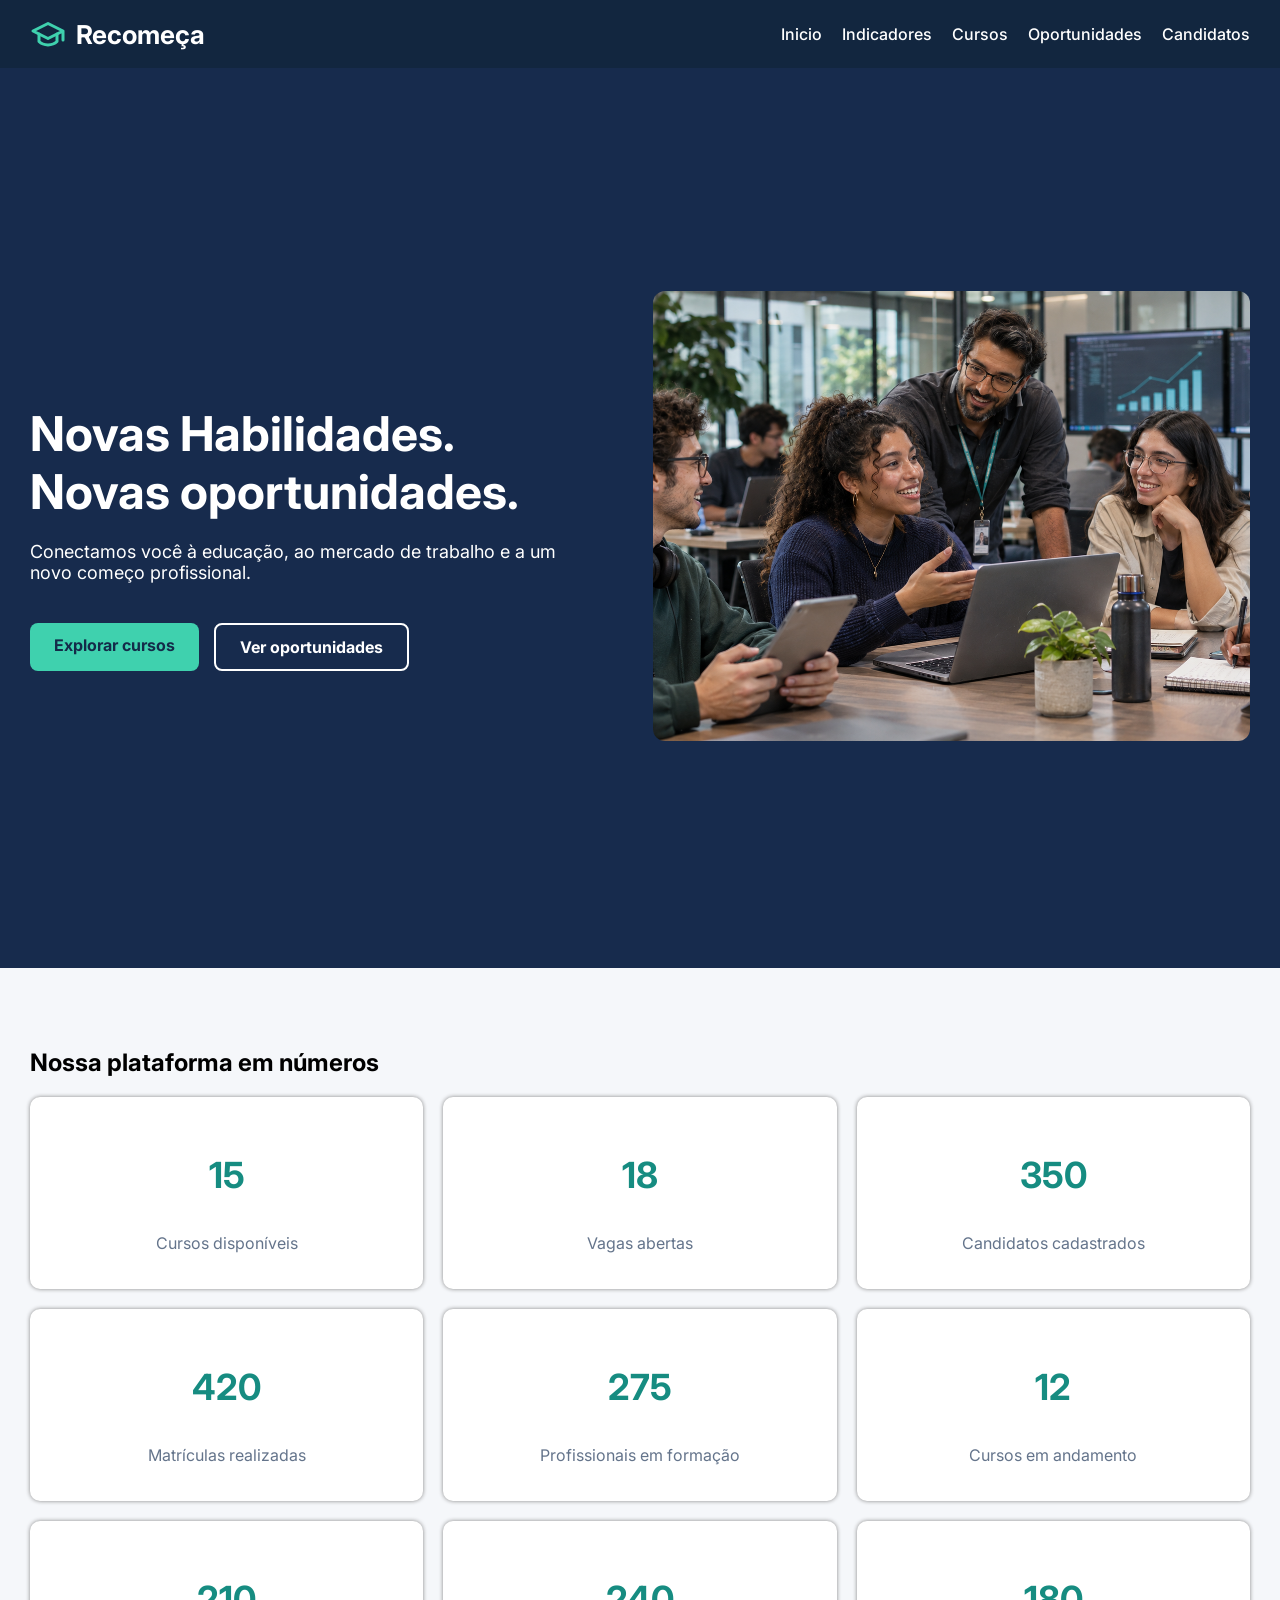
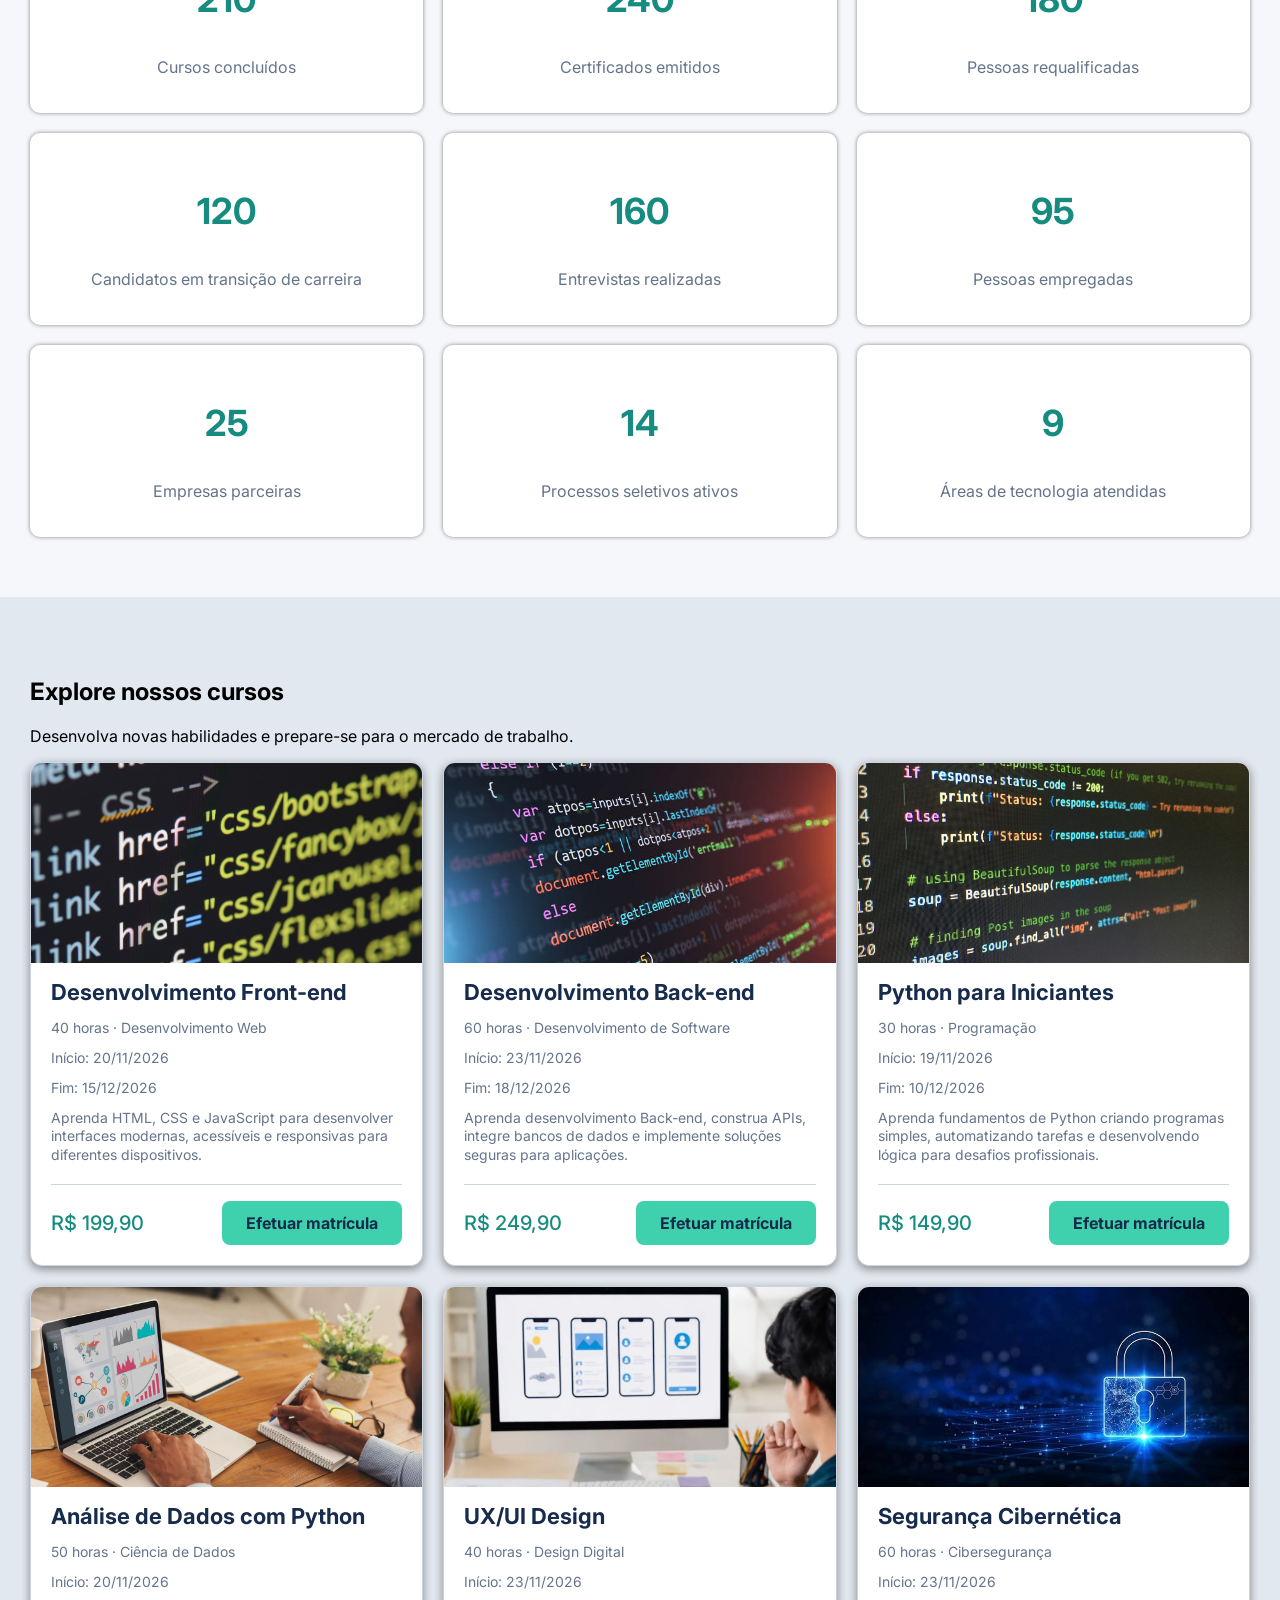
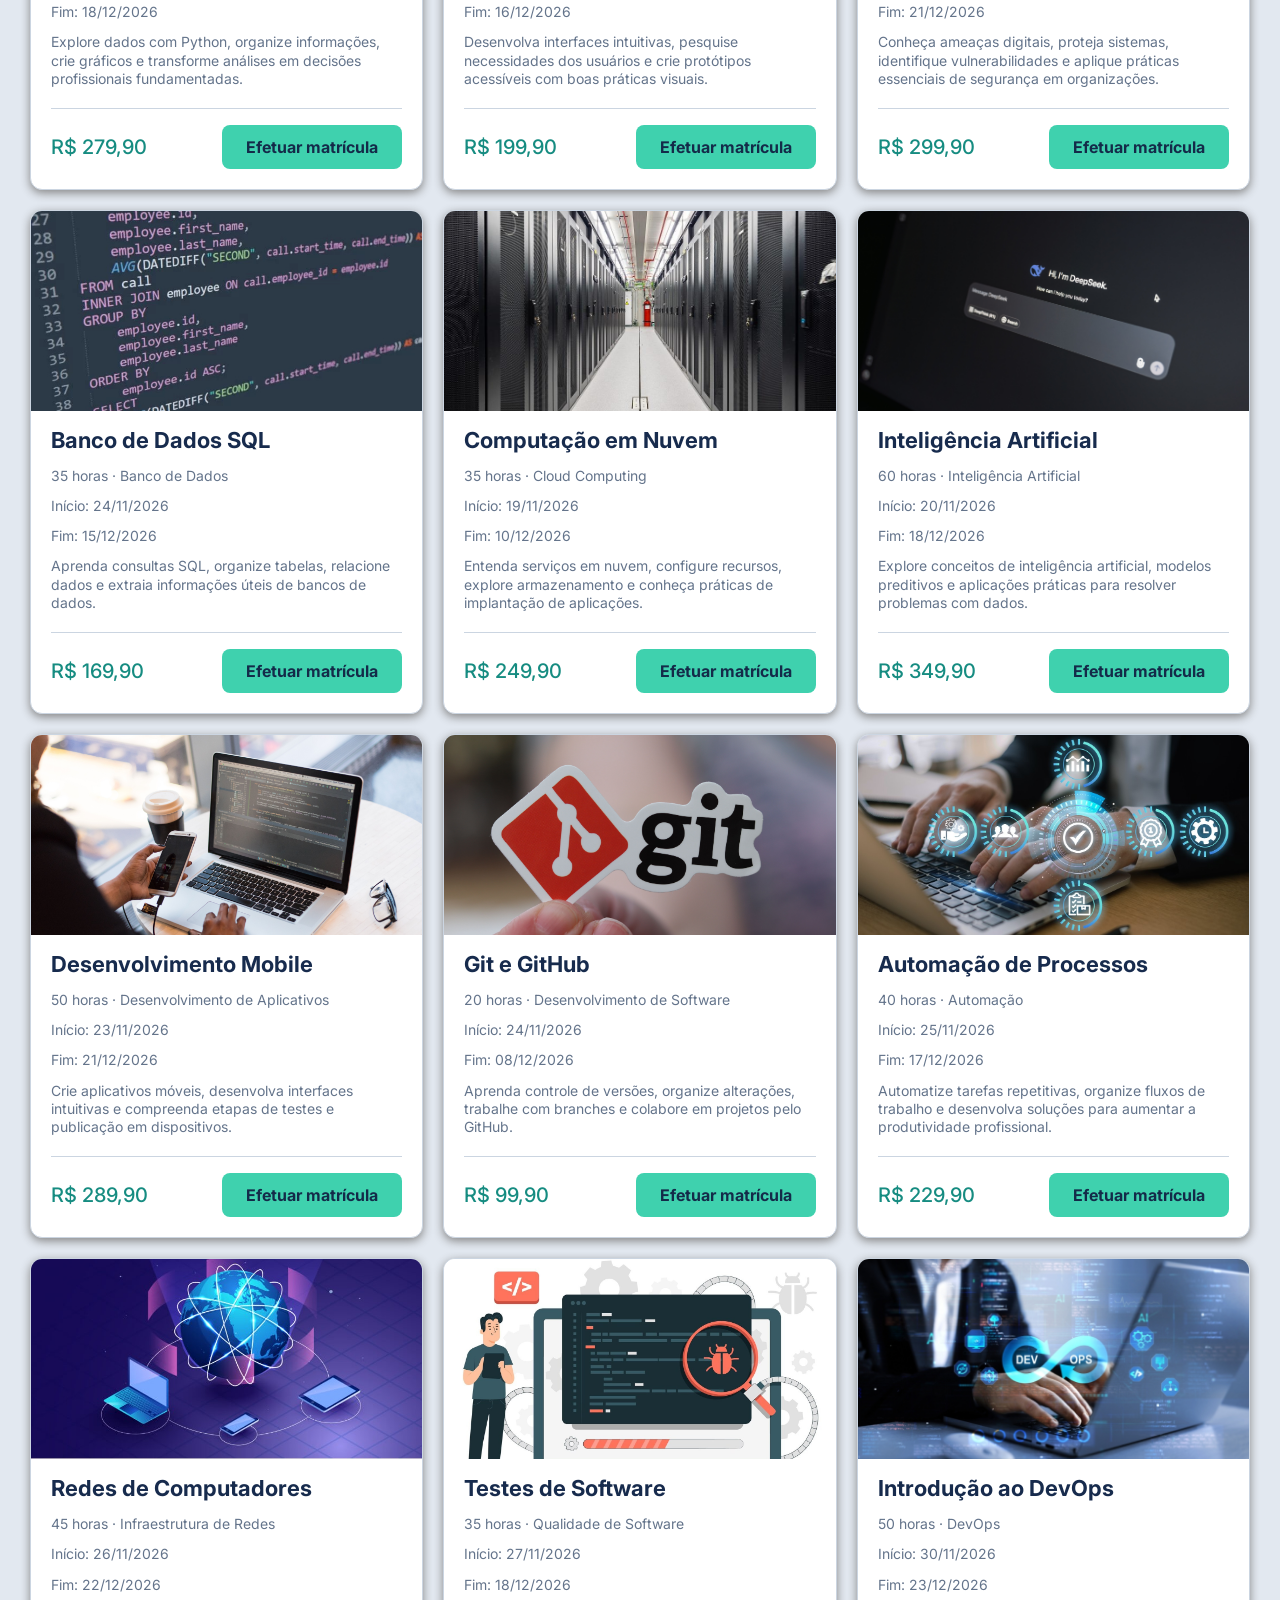
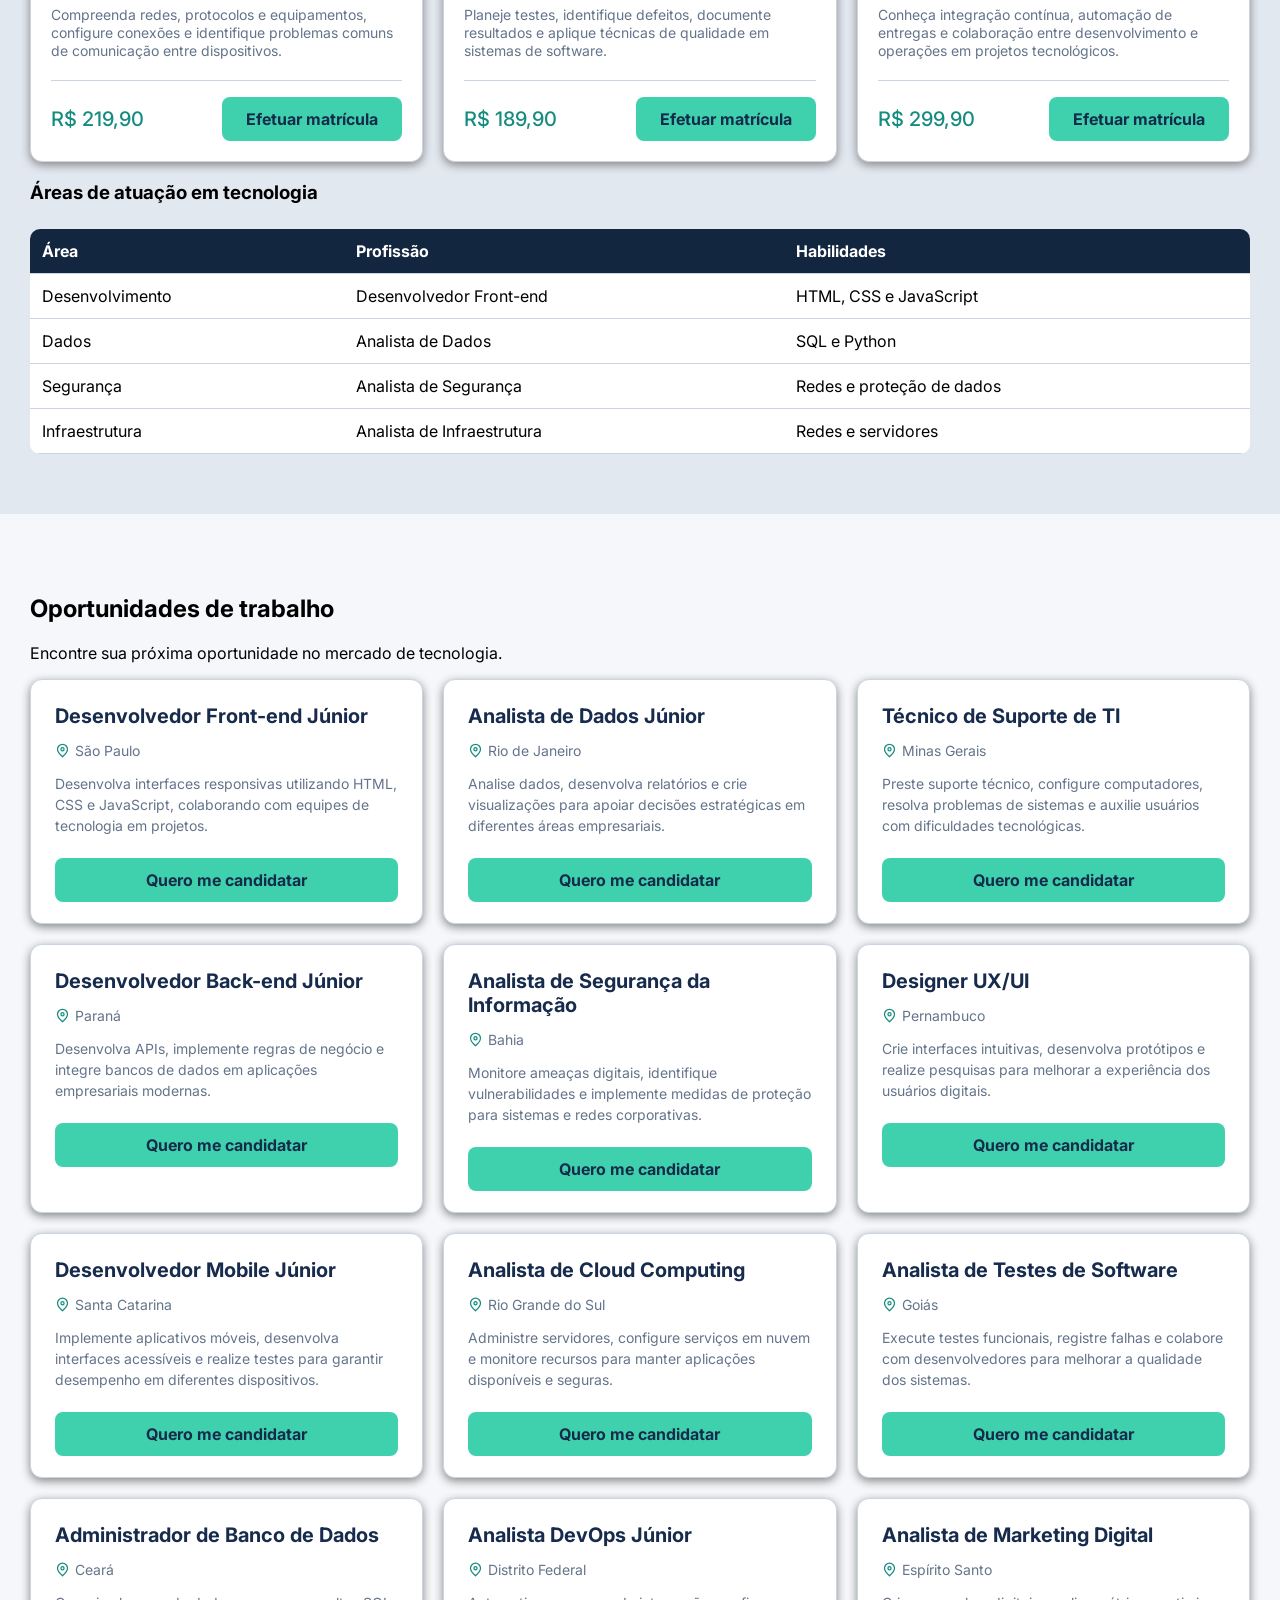
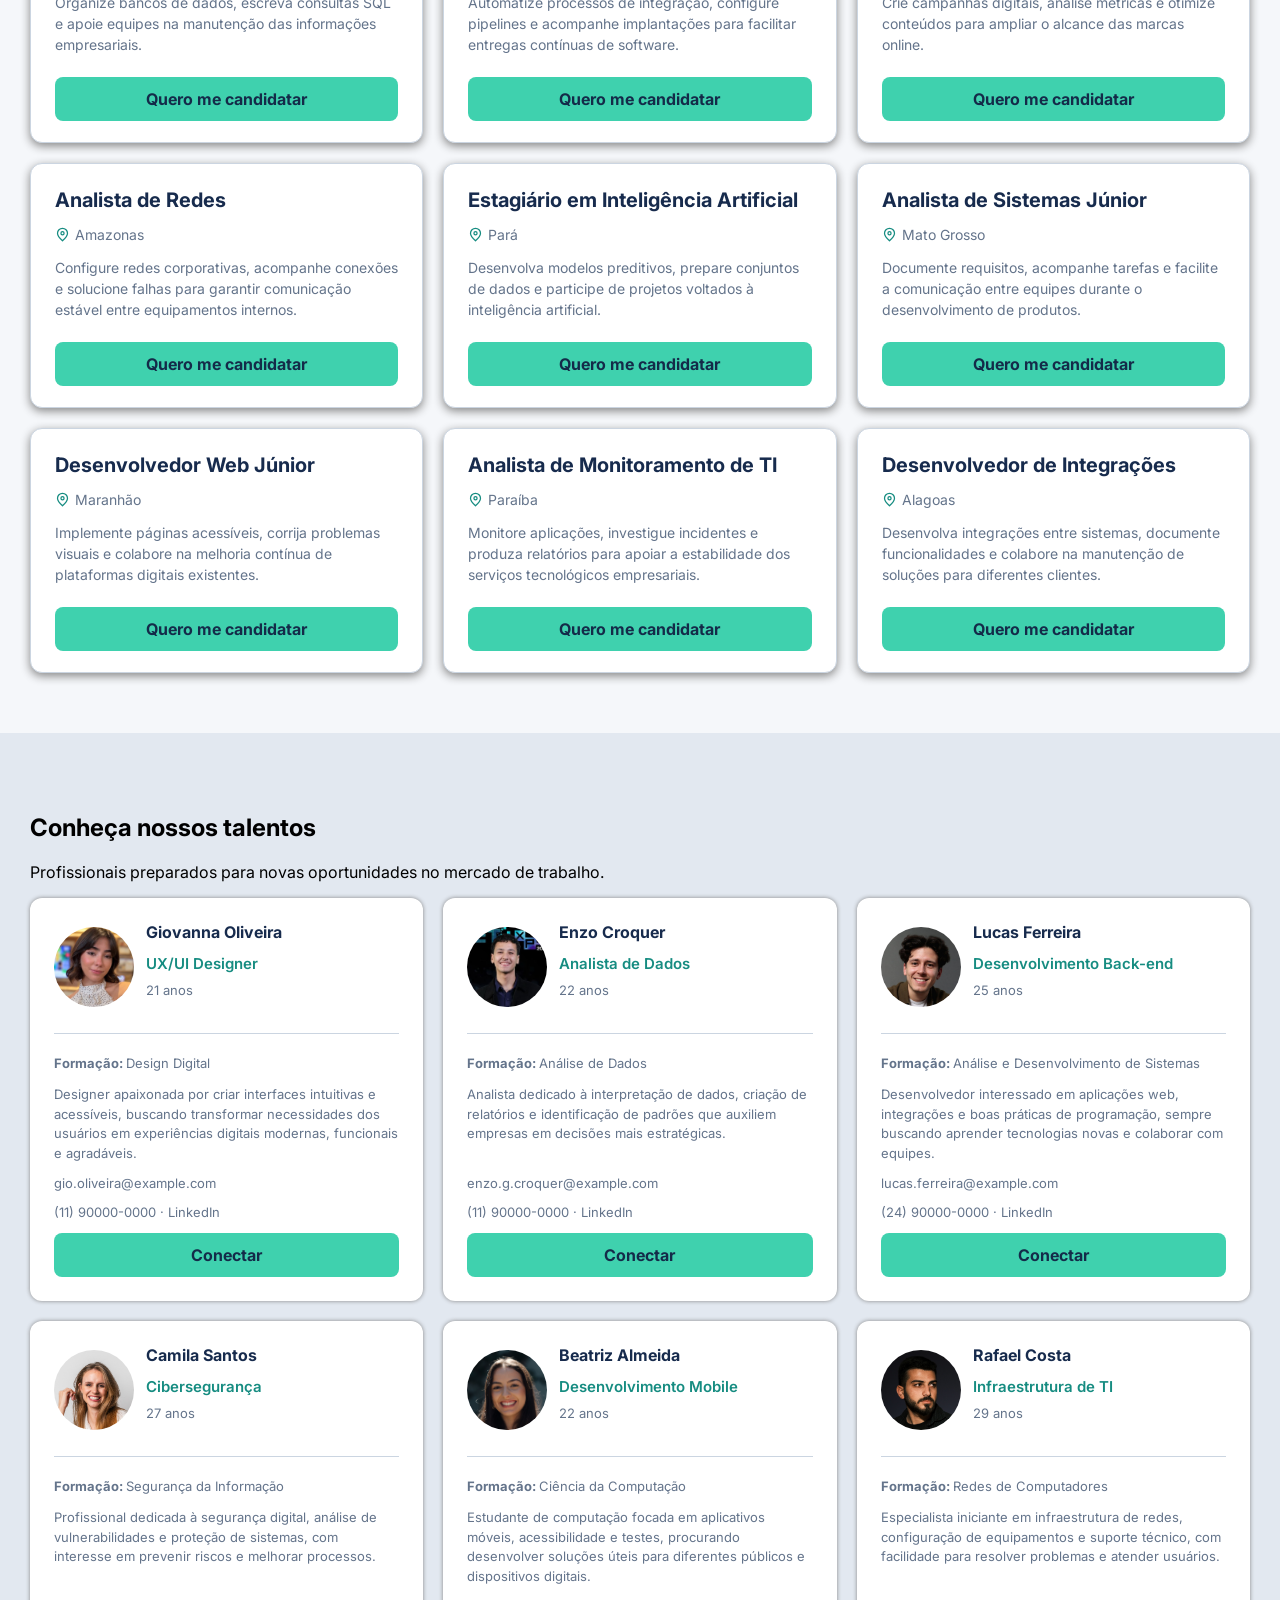
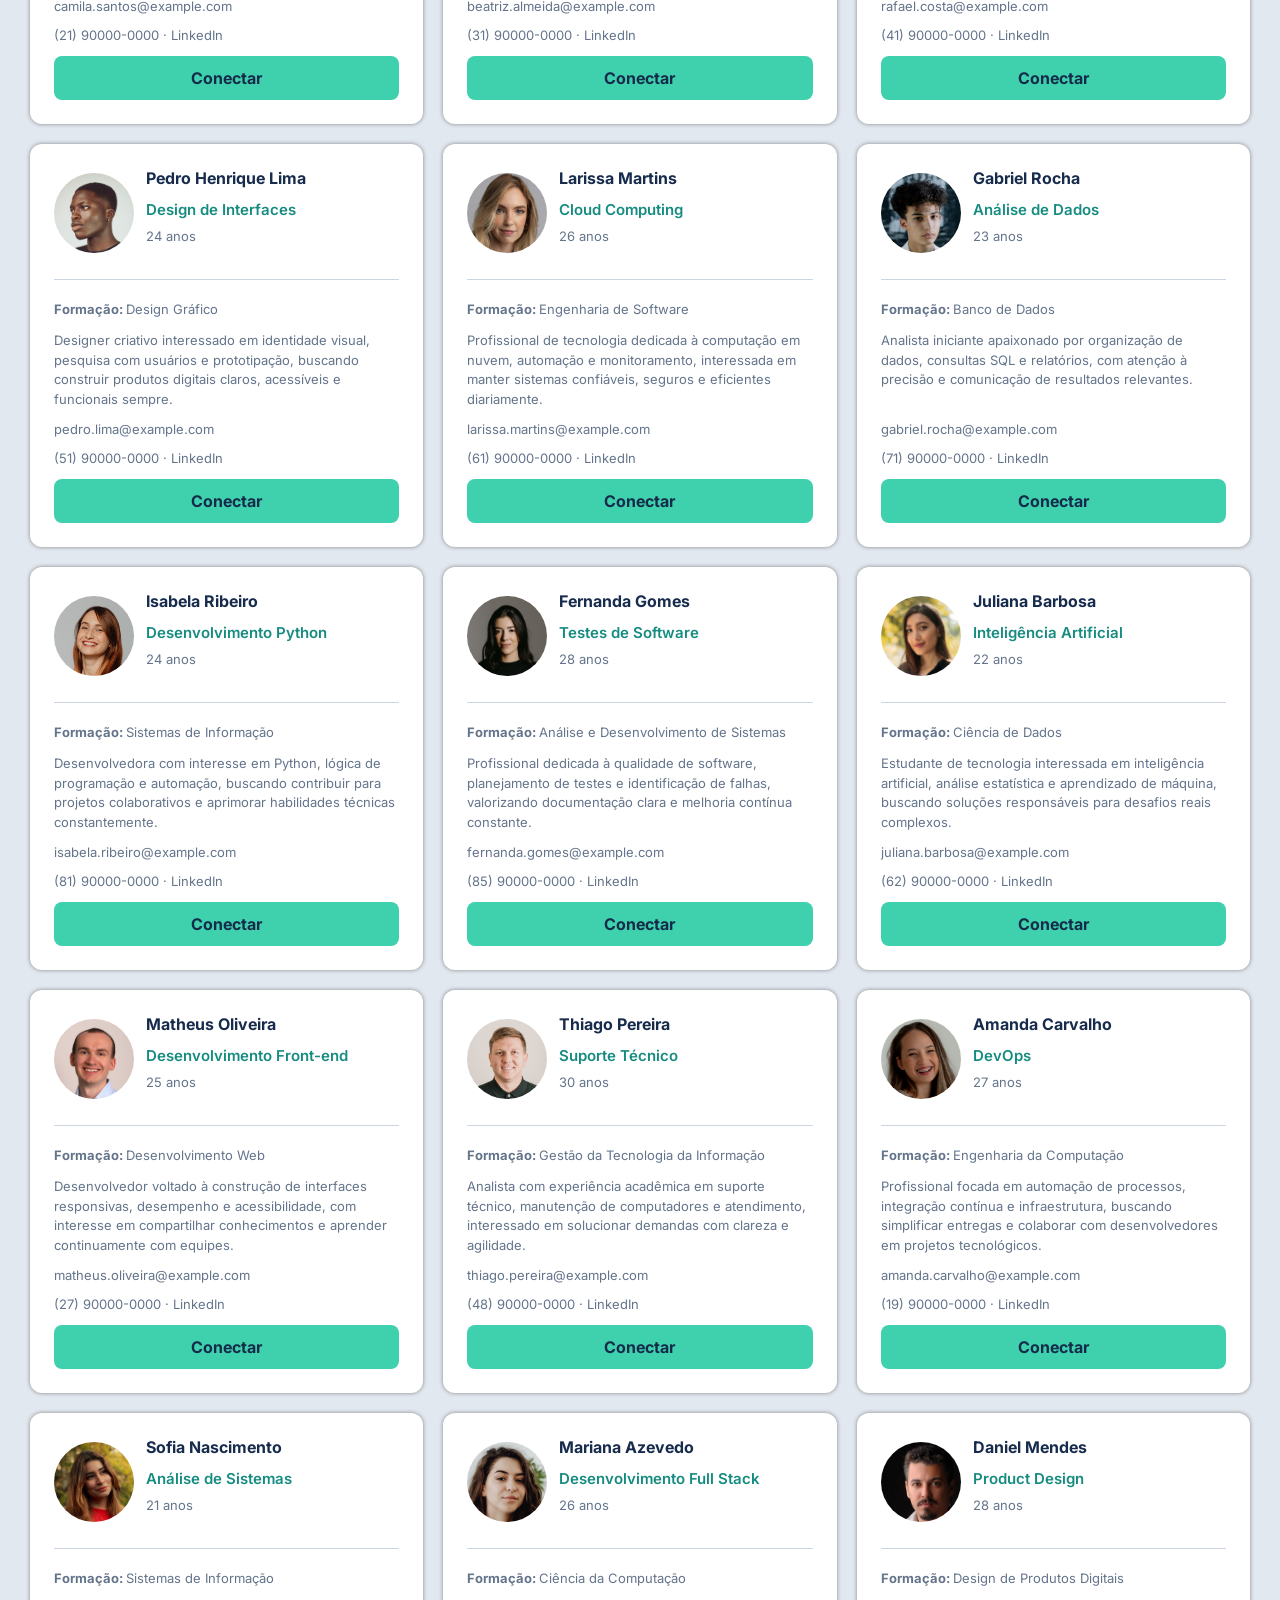
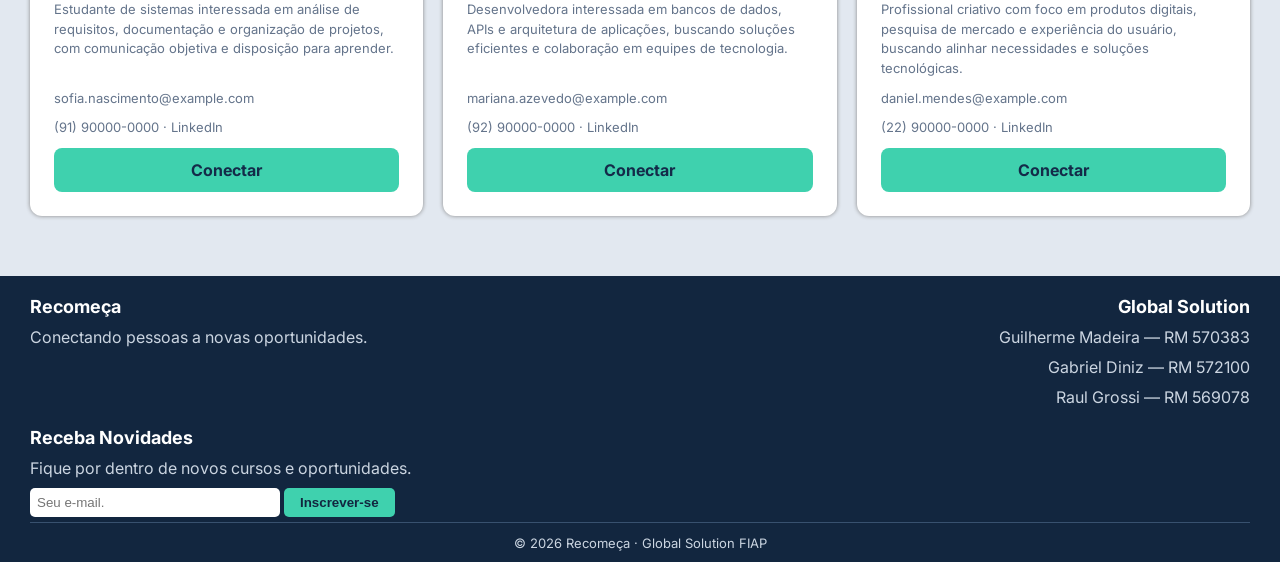
<file: index.html>
<!DOCTYPE html>
<html lang="pt-br">

<head>
    <meta charset="UTF-8">
    <meta name="viewport" content="width=device-width, initial-scale=1.0">
    <link rel="stylesheet" href="css/styles.css">
    <link rel="preconnect" href="https://fonts.googleapis.com">
    <link rel="preconnect" href="https://fonts.gstatic.com" crossorigin>
    <link href="https://fonts.googleapis.com/css2?family=Inter:wght@400;500;600;700&display=swap" rel="stylesheet">
    <script type="module" src="js/script.js"></script>
    <title>Recomeça</title>
</head>

<body>

    <header class="cabecalho">
        <div class="logo">
            <img src="images/recomeca.svg" alt="logo Recomeça" class="logo-icone">
            <h1>Recomeça</h1>
        </div>
        <nav class="menu">
            <a href="#inicio">Inicio</a>
            <a href="#indicadores">Indicadores</a>
            <a href="#cursos">Cursos</a>
            <a href="#oportunidades">Oportunidades</a>
            <a href="#candidatos">Candidatos</a>
        </nav>
    </header>

    <main>
        <section id="inicio" class="hero">
            <div class="hero-texto">
                <h2>Novas Habilidades.<br>
                    Novas oportunidades.
                </h2>
                <p>Conectamos você à educação, ao mercado de trabalho e a um novo começo profissional.</p>
                <div class="hero-botoes">
                    <a href="#cursos" class="botao">Explorar cursos</a>
                    <a href="#oportunidades" class="botao botao-secundario">Ver oportunidades</a>
                </div>
            </div>
            <div class="hero-image">
                <img src="images/hero.png" alt="Pessoas conversando durante estudo">
            </div>
        </section>

        <section id="indicadores" class="indicadores">
            <h2 id="titulo-indicadores">Nossa plataforma em números</h2>
            <div class="indicadores-grid"></div>
        </section>

        <section id="cursos" class="cursos">
            <h2>Explore nossos cursos</h2>
            <p>Desenvolva novas habilidades e prepare-se para o mercado de trabalho.</p>
            <div class="cursos-grid"></div>
            <h3>Áreas de atuação em tecnologia</h3>
            <table class="tabela-areas">
                <thead>
                    <tr>
                        <th>Área</th>
                        <th>Profissão</th>
                        <th>Habilidades</th>
                    </tr>
                </thead>
                <tbody>
                    <tr>
                        <td>Desenvolvimento</td>
                        <td>Desenvolvedor Front-end</td>
                        <td>HTML, CSS e JavaScript</td>
                    </tr>
                    <tr>
                        <td>Dados</td>
                        <td>Analista de Dados</td>
                        <td>SQL e Python</td>
                    </tr>
                    <tr>
                        <td>Segurança</td>
                        <td>Analista de Segurança</td>
                        <td>Redes e proteção de dados</td>
                    </tr>
                    <tr>
                        <td>Infraestrutura</td>
                        <td>Analista de Infraestrutura</td>
                        <td>Redes e servidores</td>
                    </tr>
                </tbody>
            </table>
        </section>

        <section id="oportunidades" class="oportunidades">
            <h2>Oportunidades de trabalho</h2>
            <p>Encontre sua próxima oportunidade no mercado de tecnologia.</p>
            <div class="oportunidades-grid"></div>
        </section>

        <section id="candidatos" class="candidatos">
            <h2>Conheça nossos talentos</h2>
            <p>Profissionais preparados para novas oportunidades no mercado de trabalho.</p>
            <div class="candidatos-grid"></div>
        </section>
    </main>

    <footer class="rodape">
        <div class="rodape-conteudo">
            <div>
                <h2>Recomeça</h2>
                <p>Conectando pessoas a novas oportunidades.</p>
            </div>
            <div class="rodape-integrantes">
                <h3>Global Solution</h3>
                <p>Guilherme Madeira — RM 570383</p>
                <p>Gabriel Diniz — RM 572100</p>
                <p>Raul Grossi — RM 569078</p>
            </div>
        </div>
        <form class="newsletter">
            <h3>Receba Novidades</h3>
            <p>Fique por dentro de novos cursos e oportunidades.</p>
            <input type="email" placeholder="Seu e-mail." aria-label="Seu e-mail" required>
            <button type="button">Inscrever-se</button>
        </form>
        <p class="rodape-final">© 2026 Recomeça · Global Solution FIAP</p>
    </footer>

</body>

</html>
</file>
<file: css/styles.css>
body {
	margin: 0;
	font-family: "Inter", Arial, sans-serif;
}
* {
	box-sizing: border-box;
}
html {
	scroll-padding-top: 68px;
	scroll-behavior: smooth;
}
.cabecalho {
	display: flex;
	justify-content: space-between;
	align-items: center;
	gap: 20px;
	background-color: #12263F;
	color: white;
	padding: 16px 30px;
	position: sticky;
	top: 0;
	z-index: 1000;
}
.cabecalho h1 {
	font-size: 26px;
	margin: 0;
}
.logo {
	display: flex;
	align-items: center;
	gap: 10px;
}
.logo-icone { width: 36px; height: 36px; }
.menu {
	display: flex;
	gap: 20px;
}
.menu a {
	color: white;
	text-decoration: none;
	font-size: 16px;
	font-weight: 500;
}
.menu a:hover {
	color: #3fd1ae;
}
.hero {
	background-color: #172b4d;
	color: white;
	padding: 60px 30px;
	display: flex;
	gap: 25px;
	align-items: center;
	min-height: 100vh;
}
.hero h2 {
	font-size: 48px;
	line-height: 1.2;
	max-width: 600px;
	margin-bottom: 20px;
}
.hero p {
	font-size: 18px;
	margin-bottom: 30px;
	max-width: 550px;
}
.hero-image, .hero-texto {
    flex: 1;
    min-width: 0;
}
.hero-image img {
	width: 100%;
	height: 450px;
	object-fit: cover;
	border-radius: 12px;
}
.hero-botoes {
	display: flex;
	gap: 15px;
	flex-wrap: wrap;
}
.botao {
	display: inline-block;
	padding: 12px 24px;
	background-color: #3fd1ae;
	border-radius: 8px;
	color: #142b49;
	text-decoration: none;
	font-weight: bold;
	margin-top: 10px;
}
.botao:hover {
	background-color: #2cb89a;
}
.botao-secundario {
	background-color: transparent;
	border: 2px solid white;
	color: white;
}
.botao-secundario:hover {
	background-color: white;
	color: #142b49;
}
.indicadores, .cursos, .oportunidades, .candidatos {
    padding: 60px 30px;
}
.cursos, .candidatos {
    background-color: #e2e8f0;
}
.indicadores, .oportunidades {
    background-color: #f5f7fa;
}
.indicadores-grid, .cursos-grid, .oportunidades-grid, .candidatos-grid {
    display: grid;
    grid-template-columns: repeat(3, 1fr);
    gap: 20px;
}
.indicador-card {
	background-color: white;
	padding: 20px;
	border-radius: 10px;
	text-align: center;
	box-shadow: 0px 0px 4px rgb(134, 134, 134);
}
.indicador-card h3 {
	color: #168c81;
	font-size: 36px;
}
.indicador-card p {
	color: #64748b;
	font-size: 16px;
}
.curso-card {
	display: flex;
	flex-direction: column;
	background-color: white;
	border-radius: 12px;
	overflow: hidden;
	border: 1.5px solid #cbd5e1;
	box-shadow: 0px 3px 10px rgb(134, 134, 134);
	height: 100%;
}
.curso-card img {
	width: 100%;
	height: 200px;
	object-fit: cover;
	display: block;
}
.curso-card h3 {
	color: #172b4d;
	font-size: 22px;
	padding: 0 20px;
	margin: 16px 0 8px;
}
.curso-card p {
	padding: 0 20px;
	margin: 6px 0;
	color: #64748b;
	font-size: 14px;
	line-height: 1.3;
}
.curso-card .curso-resumo {
	margin-bottom: 20px;
}
.curso-rodape {
	display: flex;
	justify-content: space-between;
	align-items: center;
	gap: 12px; flex-wrap: wrap;
	border-top: 1px solid #cbd5e1;
	margin: auto 20px 0;
	padding: 16px 0 20px;
}
.curso-card .curso-preco {
	padding: 0;
	margin: 0;
	font-size: 20px;
	font-weight: 500;
	color: #168c81;
}
.curso-card .botao {
	margin: 0;
	flex-shrink: 0;
}
.vaga-card {
	display: flex;
	flex-direction: column;
	background-color: white;
	padding: 24px;
	border: 1px solid #cbd5e1;
	border-radius: 12px;
	box-shadow: 0 3px 10px rgb(134, 134, 134);
}
.vaga-card h3 {
	color: #172b4d;
	font-size: 20px;
	margin: 0 0 12px;
}
.vaga-card p {
	color: #64748b;
	font-size: 14px;
	line-height: 1.5;
	margin: 0 0 12px;
}
.vaga-local { display: flex; align-items: center; gap: 5px; }
.icone-local { width: 15px; height: 15px; }
.vaga-card .botao, .candidato-card .botao {
    align-self: stretch;
    text-align: center;
    margin-top: 10px;
}
.vaga-card .botao {
    margin-bottom: -3px;
}
.candidato-card {
	display: flex;
	flex-direction: column;
	background-color: white;
	padding: 24px;
	border-radius: 12px;
	box-shadow: 0px 0px 4px rgb(134, 134, 134);
}
.candidato-foto {
	width: 80px;
	height: 80px;
	object-fit: cover;
	border-radius: 50%;
	flex-shrink: 0;
}
.candidato-card h3 {
	color: #172b4d;
	font-size: 16px;
	margin: 0px 0 6px;
}
.candidato-card p {
	color: #64748b;
	font-size: 13px;
	line-height: 1.5;
	margin: 0 0 12px;
}
.candidato-card .candidato-area {
	color: #168c81;
	font-size: 15px;
	font-weight: 600;
	margin-top: 5px;
	margin-bottom: 6px;
}
.candidato-contato {
	font-size: 13px;
	color: #64748b;
	text-decoration: none;
}
.candidato-contato a, .candidato-contato a:visited {
	color: #64748b;
	text-decoration: none;
}
.candidato-contato a:hover {
	color: #35383b;
}
.candidato-card .candidato-contato {
	margin-bottom: 0;
}
.candidato-card .candidato-email {
	margin-top: auto;
	margin-bottom: 12px;
}
.candidato-cabecalho {
	display: flex;
	align-items: center;
	gap: 12px;
	border-bottom: 1px solid #cbd5e1;
	padding-bottom: 20px;
	margin-bottom: 20px;
}
.candidato-info { display: flex; flex-direction: column; }
.rodape {
	background-color: #12263f;
	color: white;
	padding: 20px 30px 1px;
}
.rodape h2, .rodape h3 {
	font-size: 18px;
	margin: 0 0 10px;
}
.rodape p {
	margin: 0 0 10px;
	color: #cbd5e1;
}
.rodape-conteudo {
	display: flex;
	justify-content: space-between;
	gap: 40px;
}
.rodape-integrantes { text-align: right; }
.rodape-final {
	border-top: 1px solid #38516f;
	padding-top: 12px;
	text-align: center;
	font-size: 13px;
}
.newsletter { margin: 10px 0 5px; }
.newsletter input {
    padding: 7px;
    width: 250px;
    border: none;
    border-radius: 5px;
}
.newsletter button {
    padding: 7px 16px;
    background-color: #3fd1ae;
    color: #12263f;
    border: none;
    border-radius: 5px;
    cursor: pointer;
    font-weight: 600;
}
.tabela-areas {
    width: 100%;
    border-collapse: separate;
	border-spacing: 0;
    margin-top: 25px;
    background-color: white;
	border-radius: 10px;
	overflow: hidden;
}
.tabela-areas th, .tabela-areas td {
    padding: 12px;
    text-align: left;
    border-bottom: 1px solid #cbd5e1;
}
.tabela-areas th {
    background-color: #12263f;
    color: white;
}
@media (max-width: 900px) {
	.cursos-grid, .oportunidades-grid, .candidatos-grid {
		grid-template-columns: repeat(2, 1fr);
	}
	.hero {
    	flex-direction: column;
	}
	.hero-image, .hero-texto {
    	flex: none;
    	width: 100%;
	}
	.hero-image img {
    	height: auto;
	}
}
@media (max-width: 700px) {
	.cabecalho {
		flex-direction: column;
		gap: 15px;
		padding: 15px;
	}
	.menu {
		flex-wrap: wrap;
		justify-content: center;
		gap: 8px;
	}
	.menu a {
		font-size: 15px;
	}
	.hero {
		padding: 40px 20px;
	}
	.hero h2 {
		font-size: 30px;
	}
	.hero p {
		font-size: 16px;
	}
	.hero-botoes {
    	gap: 10px;
	}
	.hero-botoes .botao {
    	margin-top: 0;
	}
	.indicadores-grid {
		grid-template-columns: repeat(2, 1fr);
	}
	.curso-rodape {
		flex-direction: column;
		align-items: stretch;
	}
	.curso-card .botao {
		text-align: center;
	}
	.cursos-grid, .oportunidades-grid, .candidatos-grid {
		grid-template-columns: repeat(1, 1fr);
	}
	.rodape-conteudo {
		flex-direction: column;
		gap: 15px;
	}
	.rodape-integrantes {
		text-align: left;
	}
	.tabela-areas th, .tabela-areas td { padding: 8px 5px; font-size: 12px; }
}
</file>
